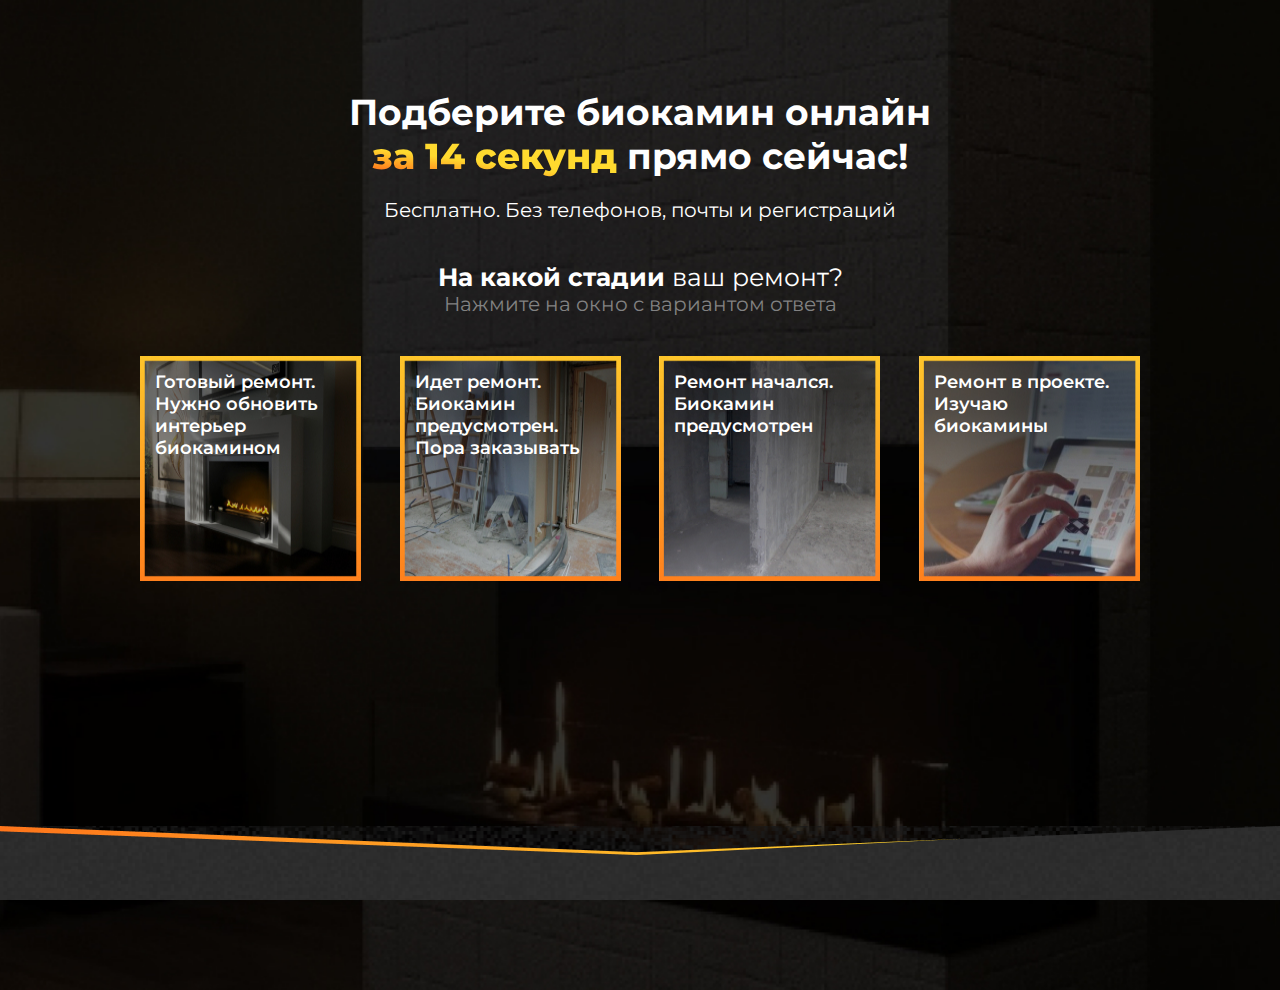
<file: index.html>
<!DOCTYPE html>
<html lang="ru">
<head>
  <meta charset="UTF-8">
  <meta http-equiv="X-UA-Compatible" content="IE=edge">
  <meta name="viewport" content="width=device-width, initial-scale=1.0">
  <title>Landing</title>
  <link rel="stylesheet" href="css/main.min.css">
  <link rel="preconnect" href="https://fonts.googleapis.com">
  <link rel="preconnect" href="https://fonts.gstatic.com" crossorigin>
  <link href="https://fonts.googleapis.com/css2?family=Montserrat:wght@400;600;700;800&display=swap" rel="stylesheet">
</head>
<body>
  <div class="main">
    <div class="main__wrapper">
      <h2 class="main__title">Подберите биокамин онлайн <br><mark>за 14 секунд</mark> прямо сейчас!</h2>
      <p class="main__subtitle">Бесплатно. Без телефонов, почты и регистраций</p>
      <div class="main__container">
        <p class="main__header"><b>На какой стадии</b> ваш ремонт?</p>
        <span class="main__subheader">Нажмите на окно с вариантом ответа</span>
        <div class="main__blocks">
          <a href="./gotovremont.html"  class="main__block" >
            <img src="img/ready.jpg" alt="Готовый ремонт" class="main__img">
            <span class="main__description">Готовый ремонт. Нужно обновить интерьер биокамином</span>
          </a>
          <a href="./idetremont.html"  class="main__block" >
            <img src="img/going.jpg" alt="Готовый ремонт" class="main__img">
            <span class="main__description">Идет ремонт. Биокамин предусмотрен. Пора заказывать</span>
          </a>
          <a href="./remontnachalcya.html"  class="main__block" >
            <img src="img/start.jpg" alt="Готовый ремонт" class="main__img">
            <span class="main__description">Ремонт начался.
              Биокамин предусмотрен</span>
          </a>
          <a href="./remontvproekte.html" class="main__block" >
            <img src="img/inProject.jpg" alt="Готовый ремонт" class="main__img">
            <span class="main__description">Ремонт в проекте.
              Изучаю биокамины</span>
          </a>
        </div>
      </div>
    </div>
    <img class="main__noise" src="img/noise.png" alt="Noise">
  </div>
</body>
</html>
</file>
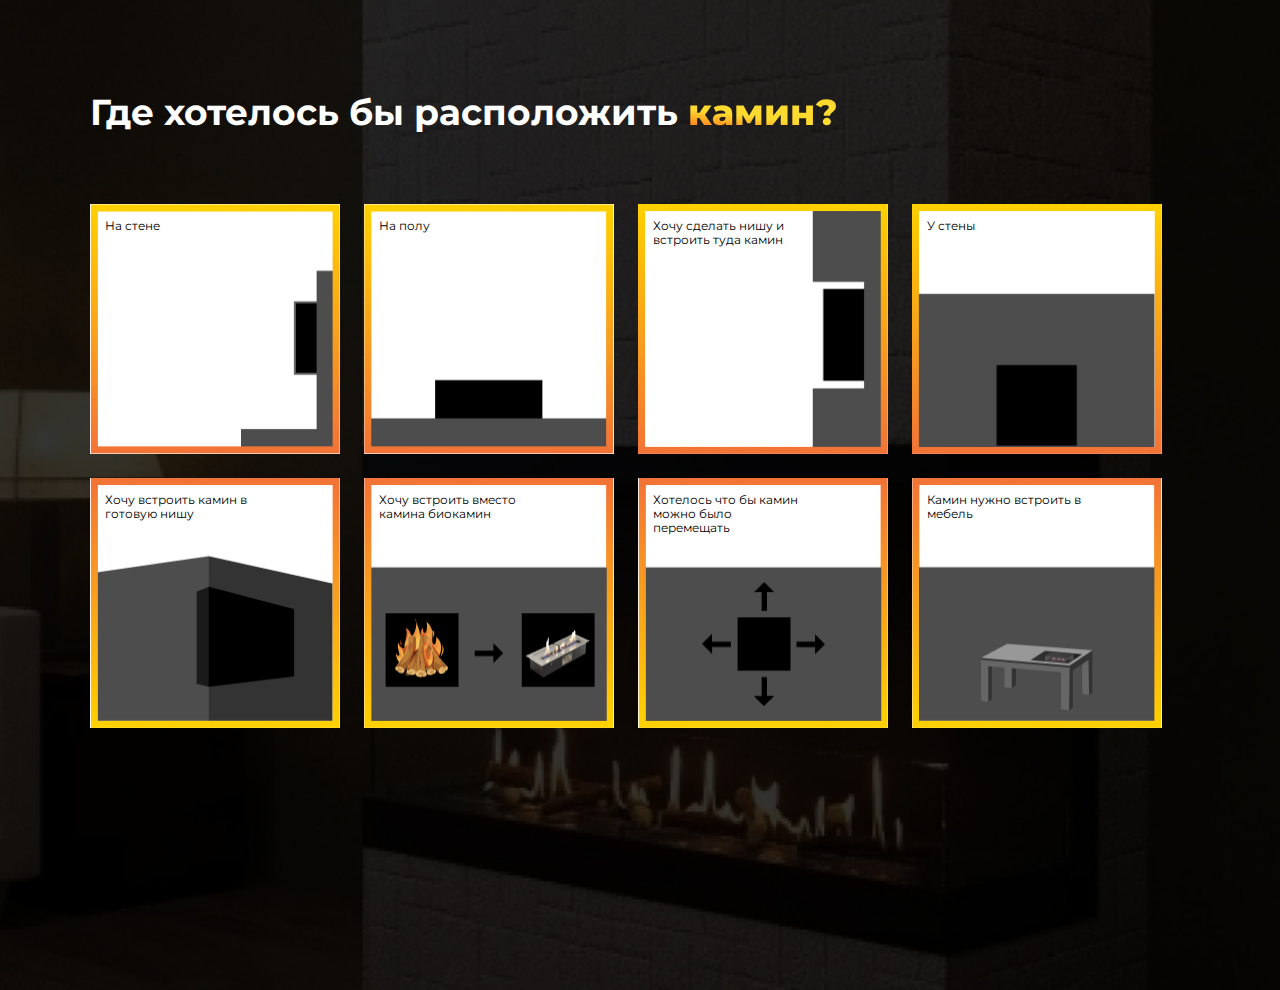
<file: gotovremont.html>
<!DOCTYPE html>
<html lang="ru">
<head>
  <meta charset="UTF-8">
  <meta http-equiv="X-UA-Compatible" content="IE=edge">
  <meta name="viewport" content="width=device-width, initial-scale=1.0">
  <title>Готовый ремонт</title>
  <link rel="stylesheet" href="./css/main.min.css">
  <link rel="preconnect" href="https://fonts.googleapis.com">
  <link rel="preconnect" href="https://fonts.gstatic.com" crossorigin>
  <link href="https://fonts.googleapis.com/css2?family=Montserrat:wght@400;600;700;800&display=swap" rel="stylesheet">
</head>
<body>
  <div class="concrete">
      <div class="concrete__wrapper">
        <h2 class="concrete__title">
          Где хотелось бы расположить <mark>камин?</mark>
        </h2>
        <div class="concrete__blocks">
          <a href="https://mrqz.me/6454d260e8ecdf0025f4c4f3" class="concrete__block">
            <img src="./img/wall.jpg">
            <span class="concrete__description">На стене</span>
          </a>
          <a href="https://mrqz.me/6454d260e8ecdf0025f4c4f3" class="concrete__block">
            <img src="./img/floor.jpg">
            <span class="concrete__description">На полу</span>
          </a>
          <a href="https://mrqz.me/6454d260e8ecdf0025f4c4f3" class="concrete__block">
            <img src="./img/third.jpg">
            <span class="concrete__description">Хочу сделать нишу и встроить туда камин</span>
          </a>
          <a href="https://mrqz.me/6454d260e8ecdf0025f4c4f3" class="concrete__block">
            <img src="./img/fourth.jpg">
            <span class="concrete__description">У стены</span>
          </a>
          <a href="https://mrqz.me/6454d260e8ecdf0025f4c4f3" class="concrete__block">
            <img src="./img/fifth.jpg">
            <span class="concrete__description">Хочу встроить камин
              в готовую нишу</span>
          </a>
          <a href="https://mrqz.me/6454d260e8ecdf0025f4c4f3" class="concrete__block">
            <img src="./img/sixth.jpg">
            <span class="concrete__description">Хочу встроить вместо
              камина биокамин</span>
          </a>
          <a href="https://mrqz.me/6454d260e8ecdf0025f4c4f3" class="concrete__block">
            <img src="./img/seventh.jpg">
            <span class="concrete__description">Хотелось что бы камин
              можно было перемещать</span>
          </a>
          <a href="https://mrqz.me/6454d260e8ecdf0025f4c4f3" class="concrete__block">
            <img src="./img/eighth.jpg">
            <span class="concrete__description">Камин нужно
              встроить в мебель</span>
          </a>
        </div>
      </div>
  </div>
</body>
</html>
</file>
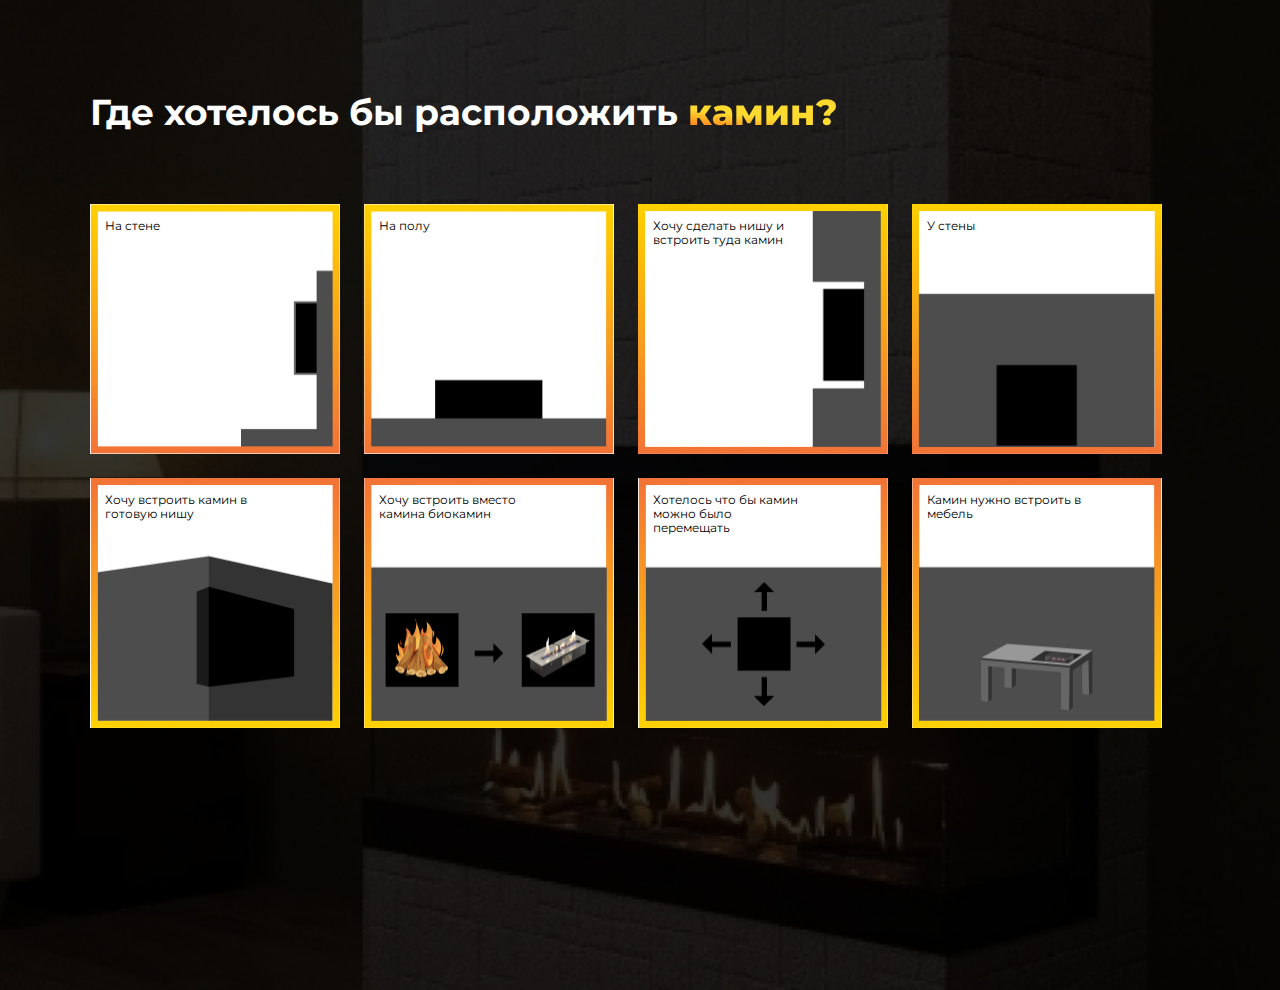
<file: idetremont.html>
<!DOCTYPE html>
<html lang="ru">
<head>
  <meta charset="UTF-8">
  <meta http-equiv="X-UA-Compatible" content="IE=edge">
  <meta name="viewport" content="width=device-width, initial-scale=1.0">
  <title>Готовый ремонт</title>
  <link rel="stylesheet" href="./css/main.min.css">
  <link rel="preconnect" href="https://fonts.googleapis.com">
  <link rel="preconnect" href="https://fonts.gstatic.com" crossorigin>
  <link href="https://fonts.googleapis.com/css2?family=Montserrat:wght@400;600;700;800&display=swap" rel="stylesheet">
</head>
<body>
  <div class="concrete">
      <div class="concrete__wrapper">
        <h2 class="concrete__title">
          Где хотелось бы расположить <mark>камин?</mark>
        </h2>
        <div class="concrete__blocks">
          <a href="https://mrqz.me/6454ceb4582c0600256e06c0" class="concrete__block">
            <img src="./img/wall.jpg">
            <span class="concrete__description">На стене</span>
          </a>
          <a href="https://mrqz.me/6454ceb4582c0600256e06c0" class="concrete__block">
            <img src="./img/floor.jpg">
            <span class="concrete__description">На полу</span>
          </a>
          <a href="https://mrqz.me/6454ceb4582c0600256e06c0" class="concrete__block">
            <img src="./img/third.jpg">
            <span class="concrete__description">Хочу сделать нишу и встроить туда камин</span>
          </a>
          <a href="https://mrqz.me/6454ceb4582c0600256e06c0" class="concrete__block">
            <img src="./img/fourth.jpg">
            <span class="concrete__description">У стены</span>
          </a>
          <a href="https://mrqz.me/6454ceb4582c0600256e06c0" class="concrete__block">
            <img src="./img/fifth.jpg">
            <span class="concrete__description">Хочу встроить камин
              в готовую нишу</span>
          </a>
          <a href="https://mrqz.me/6454ceb4582c0600256e06c0" class="concrete__block">
            <img src="./img/sixth.jpg">
            <span class="concrete__description">Хочу встроить вместо
              камина биокамин</span>
          </a>
          <a href="https://mrqz.me/6454ceb4582c0600256e06c0" class="concrete__block">
            <img src="./img/seventh.jpg">
            <span class="concrete__description">Хотелось что бы камин
              можно было перемещать</span>
          </a>
          <a href="https://mrqz.me/6454ceb4582c0600256e06c0" class="concrete__block">
            <img src="./img/eighth.jpg">
            <span class="concrete__description">Камин нужно
              встроить в мебель</span>
          </a>
        </div>
      </div>
  </div>
</body>
</html>
</file>
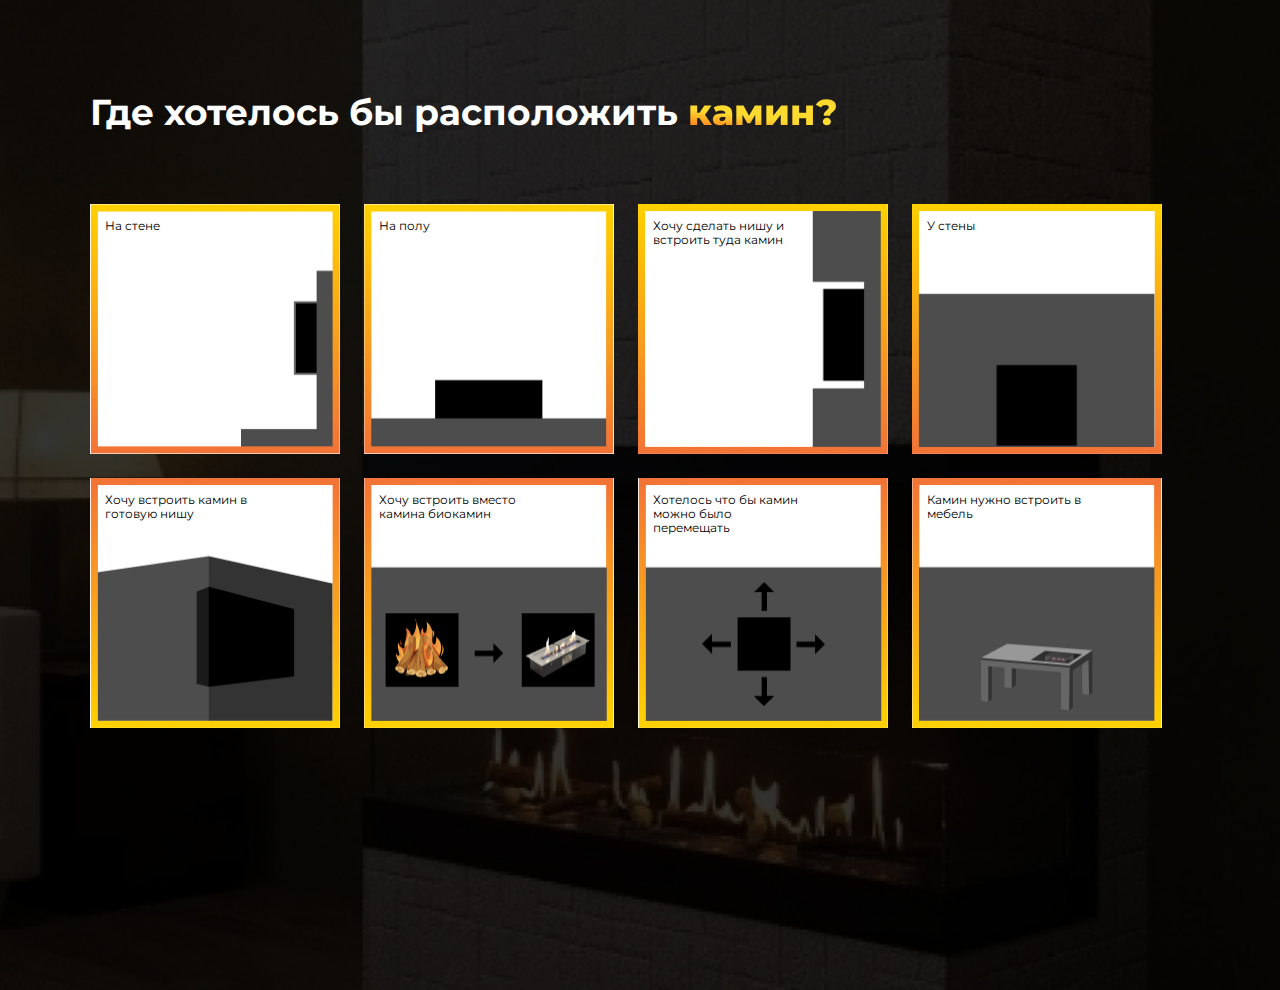
<file: remontnachalcya.html>
<!DOCTYPE html>
<html lang="ru">
<head>
  <meta charset="UTF-8">
  <meta http-equiv="X-UA-Compatible" content="IE=edge">
  <meta name="viewport" content="width=device-width, initial-scale=1.0">
  <title>Готовый ремонт</title>
  <link rel="stylesheet" href="./css/main.min.css">
  <link rel="preconnect" href="https://fonts.googleapis.com">
  <link rel="preconnect" href="https://fonts.gstatic.com" crossorigin>
  <link href="https://fonts.googleapis.com/css2?family=Montserrat:wght@400;600;700;800&display=swap" rel="stylesheet">
</head>
<body>
  <div class="concrete">
      <div class="concrete__wrapper">
        <h2 class="concrete__title">
          Где хотелось бы расположить <mark>камин?</mark>
        </h2>
        <div class="concrete__blocks">
          <a href="https://mrqz.me/6454d0a82dec6a0025e16e89" class="concrete__block">
            <img src="./img/wall.jpg">
            <span class="concrete__description">На стене</span>
          </a>
          <a href="https://mrqz.me/6454d0a82dec6a0025e16e89" class="concrete__block">
            <img src="./img/floor.jpg">
            <span class="concrete__description">На полу</span>
          </a>
          <a href="https://mrqz.me/6454d0a82dec6a0025e16e89" class="concrete__block">
            <img src="./img/third.jpg">
            <span class="concrete__description">Хочу сделать нишу и встроить туда камин</span>
          </a>
          <a href="https://mrqz.me/6454d0a82dec6a0025e16e89" class="concrete__block">
            <img src="./img/fourth.jpg">
            <span class="concrete__description">У стены</span>
          </a>
          <a href="https://mrqz.me/6454d0a82dec6a0025e16e89" class="concrete__block">
            <img src="./img/fifth.jpg">
            <span class="concrete__description">Хочу встроить камин
              в готовую нишу</span>
          </a>
          <a href="https://mrqz.me/6454d0a82dec6a0025e16e89" class="concrete__block">
            <img src="./img/sixth.jpg">
            <span class="concrete__description">Хочу встроить вместо
              камина биокамин</span>
          </a>
          <a href="https://mrqz.me/6454d0a82dec6a0025e16e89" class="concrete__block">
            <img src="./img/seventh.jpg">
            <span class="concrete__description">Хотелось что бы камин
              можно было перемещать</span>
          </a>
          <a href="https://mrqz.me/6454d0a82dec6a0025e16e89" class="concrete__block">
            <img src="./img/eighth.jpg">
            <span class="concrete__description">Камин нужно
              встроить в мебель</span>
          </a>
        </div>
      </div>
  </div>
</body>
</html>
</file>
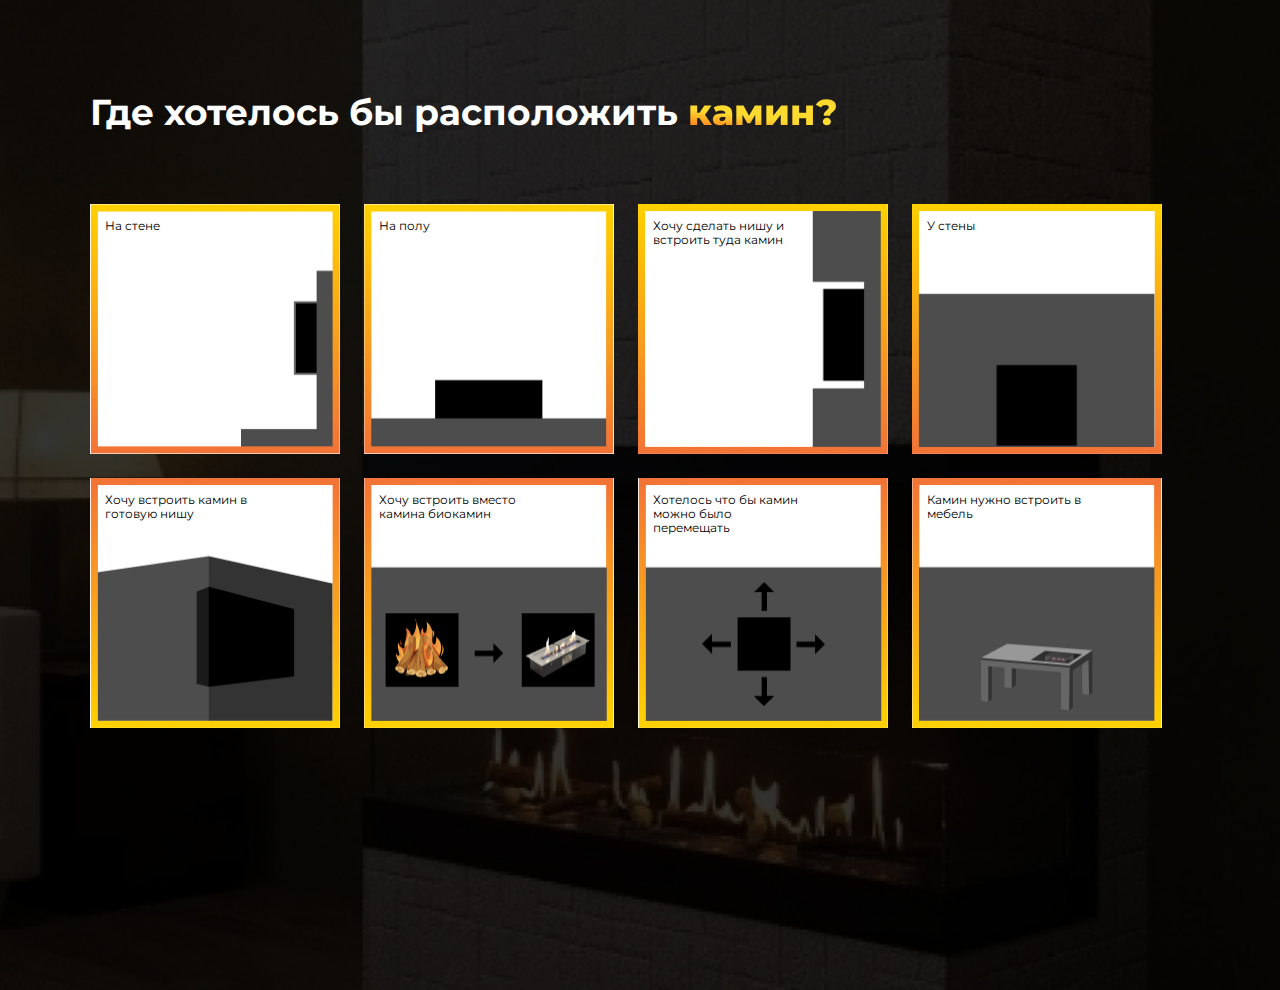
<file: remontvproekte.html>
<!DOCTYPE html>
<html lang="ru">
<head>
  <meta charset="UTF-8">
  <meta http-equiv="X-UA-Compatible" content="IE=edge">
  <meta name="viewport" content="width=device-width, initial-scale=1.0">
  <title>Готовый ремонт</title>
  <link rel="stylesheet" href="./css/main.min.css">
  <link rel="preconnect" href="https://fonts.googleapis.com">
  <link rel="preconnect" href="https://fonts.gstatic.com" crossorigin>
  <link href="https://fonts.googleapis.com/css2?family=Montserrat:wght@400;600;700;800&display=swap" rel="stylesheet">
</head>
<body>
  <div class="concrete">
      <div class="concrete__wrapper">
        <h2 class="concrete__title">
          Где хотелось бы расположить <mark>камин?</mark>
        </h2>
        <div class="concrete__blocks">
          <a href="https://mrqz.me/6454d1ed88abb900258223ce" class="concrete__block">
            <img src="./img/wall.jpg">
            <span class="concrete__description">На стене</span>
          </a>
          <a href="https://mrqz.me/6454d1ed88abb900258223ce" class="concrete__block">
            <img src="./img/floor.jpg">
            <span class="concrete__description">На полу</span>
          </a>
          <a href="https://mrqz.me/6454d1ed88abb900258223ce" class="concrete__block">
            <img src="./img/third.jpg">
            <span class="concrete__description">Хочу сделать нишу и встроить туда камин</span>
          </a>
          <a href="https://mrqz.me/6454d1ed88abb900258223ce" class="concrete__block">
            <img src="./img/fourth.jpg">
            <span class="concrete__description">У стены</span>
          </a>
          <a href="https://mrqz.me/6454d1ed88abb900258223ce" class="concrete__block">
            <img src="./img/fifth.jpg">
            <span class="concrete__description">Хочу встроить камин
              в готовую нишу</span>
          </a>
          <a href="https://mrqz.me/6454d1ed88abb900258223ce" class="concrete__block">
            <img src="./img/sixth.jpg">
            <span class="concrete__description">Хочу встроить вместо
              камина биокамин</span>
          </a>
          <a href="https://mrqz.me/6454d1ed88abb900258223ce" class="concrete__block">
            <img src="./img/seventh.jpg">
            <span class="concrete__description">Хотелось что бы камин
              можно было перемещать</span>
          </a>
          <a href="https://mrqz.me/6454d1ed88abb900258223ce" class="concrete__block">
            <img src="./img/eighth.jpg">
            <span class="concrete__description">Камин нужно
              встроить в мебель</span>
          </a>
        </div>
      </div>
  </div>
</body>
</html>
</file>
<file: css/main.min.css>
*,*:after,*:before{margin:0;padding:0;box-sizing:border-box}body{background:url("../img/Back.jpg") center no-repeat;background-size:cover;font-family:"Montserrat";font-style:normal;min-height:100vh;overflow:hidden;font-weight:400}.main{width:100%;margin-top:90px}@media(max-width: 1000px){.main{margin-top:50px}.main__wrapper{width:290px}.main__title{font-size:18px !important;line-height:22px !important;text-align:left !important;margin:0 !important;width:300px !important}.main__title mark{font-size:18px !important;line-height:22px !important}.main__subtitle{font-size:12px !important;line-height:15px !important;text-align:left !important;margin-top:5px !important}.main__header{font-size:14px !important;line-height:17px !important;text-align:left !important}.main__subheader{font-size:12px !important;line-height:15px !important;text-align:left !important}.main__blocks{gap:12px;width:292px !important}.main__img{width:140px !important}.main__description{font-size:10px !important;line-height:12px !important;top:10px !important;left:10px !important;width:120px !important}}.main__wrapper{max-width:1000px;margin:0 auto}.main__title{font-size:36px;line-height:44px;text-align:center;width:600px;color:#fff;margin:0 auto;margin-bottom:20px}.main__title mark{font-weight:800;font-size:36px;line-height:44px;text-align:center;background:linear-gradient(187.25deg, #FFDA2F 60.32%, #FF5B16 97.44%);-webkit-background-clip:text;-webkit-text-fill-color:rgba(0,0,0,0);background-clip:text;text-fill-color:rgba(0,0,0,0)}.main__subtitle{font-size:20px;line-height:24px;text-align:center;color:#fff;animation:rightToLeft 3s}.main__container{margin-top:40px}.main__header{font-size:25px;line-height:30px;text-align:center;color:#fff}.main__subheader{font-size:20px;line-height:24px;display:block;text-align:center;color:#828282}.main__blocks{display:flex;justify-content:space-between;width:100%;margin-top:40px;flex-wrap:wrap}.main__block{position:relative;overflow:hidden;transition:.3s}.main__block:hover{box-shadow:1px 1px 25px 10px rgba(255,255,255,.5)}.main__block::before{content:"";position:absolute;top:0;width:100%;height:100%;left:100%;animation:shine;animation-duration:5s;animation-iteration-count:infinite;background:linear-gradient(120deg, transparent, rgba(255, 255, 255, 0.2), transparent)}.main__img{width:100%;height:100%}.main__description{position:absolute;left:15px;top:15px;font-weight:600;font-size:18px;line-height:22px;width:190px;color:#fff}.main__noise{position:absolute;bottom:0;width:100%}.concrete{width:100%;margin-top:90px}@media(max-width: 1100px){.concrete{margin-top:50px}.concrete__wrapper{width:500px !important}.concrete__title{font-size:18px !important;line-height:22px !important;text-align:left !important;margin-bottom:0 !important}.concrete__title mark{font-size:18px !important;line-height:22px !important}.concrete__blocks{gap:12px !important}.concrete__block{width:200px !important;height:200px !important}.concrete__block img{width:200px !important;height:200px !important}.concrete__img{width:140px !important}.concrete__description{font-size:10px !important;line-height:12px !important;top:10px !important;left:10px !important;width:120px !important}}@media(max-width: 500px){.concrete__wrapper{width:290px !important}.concrete__blocks{gap:10px !important}.concrete__block{width:140px !important;height:140px !important}.concrete__block img{width:140px !important;height:140px !important}.concrete__description{max-width:70px !important}}.concrete__wrapper{width:1100px;margin:0 auto}.concrete__title{font-size:36px;line-height:44px;color:#fff}.concrete__title mark{font-weight:800;font-size:36px;line-height:44px;text-align:center;background:linear-gradient(187.25deg, #FFDA2F 60.32%, #FF5B16 97.44%);-webkit-background-clip:text;-webkit-text-fill-color:rgba(0,0,0,0);background-clip:text;text-fill-color:rgba(0,0,0,0)}.concrete__blocks{width:100%;display:flex;flex-wrap:wrap;margin-top:70px;gap:24px}.concrete__block{width:250px;height:250px;position:relative;overflow:hidden;transition:.3s}.concrete__block:hover{box-shadow:1px 1px 25px 10px rgba(255,255,255,.5)}.concrete__block::before{content:"";position:absolute;top:0;width:100%;height:100%;left:100%;animation:shine;animation-duration:5s;animation-iteration-count:infinite;background:linear-gradient(120deg, transparent, rgba(255, 255, 255, 0.2), transparent)}.concrete__block img{width:250px;height:250px}.concrete__description{font-size:11.58px;line-height:14px;color:#000;position:absolute;top:15px;left:15px;max-width:155px}@keyframes rightToLeft{0%{transform:translateX(100%)}100%{transform:translateX(0%)}}@keyframes shine{0%{left:-100%;transition-property:left}10%{left:100%;transition-property:left}100%{left:100%;transition-property:left}}
</file>
